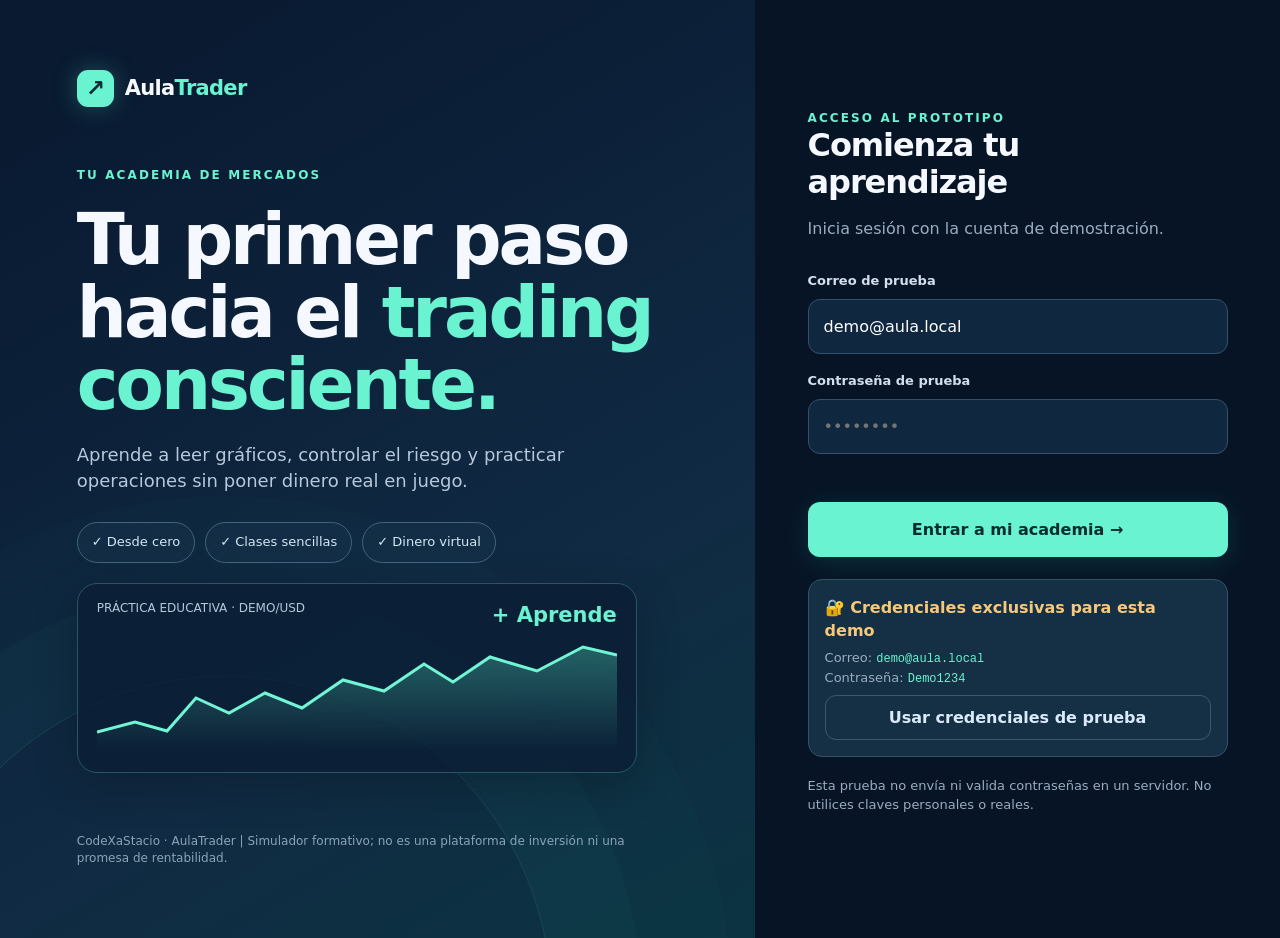
<file: aulatrader/index.html>
<!doctype html>
<html lang="es">
<head>
  <meta charset="utf-8">
  <meta name="viewport" content="width=device-width, initial-scale=1, viewport-fit=cover">
  <meta name="theme-color" content="#08152c">
  <meta name="description" content="Aula Trader: academia interactiva para aprender trading desde cero con simulador educativo y tutor guiado.">
  <title>AulaTrader | CodeXaStacio · Aprende trading desde cero</title>
  <link rel="icon" type="image/svg+xml" href="./favicon.svg">
  <meta property="og:title" content="AulaTrader · CodeXaStacio">
  <meta property="og:description" content="Aprende trading desde cero con lecciones interactivas, simulador sin dinero real y tutor guiado.">
  <style>
    :root{--bg:#071428;--bg2:#0b1e37;--panel:#102740;--card:#122d49;--line:#28435b;--text:#f5f9ff;--muted:#9bacc0;--teal:#6af3d1;--teal2:#19c8a7;--gold:#f6c879;--red:#ff8d94;--blue:#7eaaff;--radius:18px;--shadow:0 12px 44px rgba(0,0,0,.22)}
    *{box-sizing:border-box} html{scroll-behavior:smooth} body{margin:0;background:var(--bg);color:var(--text);font-family:Inter,ui-sans-serif,system-ui,-apple-system,BlinkMacSystemFont,"Segoe UI",sans-serif;line-height:1.45} button,input{font:inherit} button{cursor:pointer} button:disabled{cursor:not-allowed;opacity:.45} a{color:var(--teal)} .hidden{display:none!important}
    .material{background:linear-gradient(150deg,#091a31 10%,#102a43 65%,#073b3f 130%)}
    .login-screen{min-height:100dvh;display:grid;grid-template-columns:minmax(0,1.18fr) minmax(375px,.82fr)}
    .login-art{padding:70px clamp(26px,6vw,110px);display:flex;flex-direction:column;justify-content:space-between;position:relative;overflow:hidden}.login-art:after{content:"";position:absolute;width:650px;height:650px;border:1px solid #317b7a55;border-radius:50%;bottom:-390px;left:-100px;box-shadow:0 0 0 90px #20726f10,0 0 0 180px #20726f0b;pointer-events:none}.logo{display:flex;align-items:center;gap:11px;font-weight:800;letter-spacing:-.7px;font-size:21px}.logo-mark{width:37px;height:37px;display:grid;place-items:center;background:var(--teal);color:#092d38;border-radius:11px;font-weight:900;font-size:23px;box-shadow:0 0 25px #6af3d144}.logo span span{color:var(--teal)}.login-hero{max-width:720px;margin:60px 0;position:relative;z-index:1}.eyebrow{color:var(--teal);text-transform:uppercase;letter-spacing:2.1px;font-weight:750;font-size:12px}.login-hero h1{font-size:clamp(42px,5.5vw,76px);line-height:1.03;letter-spacing:-3px;margin:20px 0}.login-hero h1 em{font-style:normal;color:var(--teal)}.login-hero p{max-width:520px;color:#b7c8db;font-size:18px}.pill-row{display:flex;flex-wrap:wrap;gap:10px;margin-top:28px}.pill{display:inline-flex;align-items:center;gap:8px;border:1px solid #41657c;border-radius:100px;padding:10px 14px;color:#d3e7f4;font-size:13px;background:#15314988}.illustration{margin-top:20px;width:min(560px,100%);height:190px;background:#0a1d34cc;border:1px solid #2b5366;border-radius:20px;padding:16px 19px;box-shadow:var(--shadow)}.ill-top{display:flex;justify-content:space-between;font-size:12px;color:#b2c8d8}.ill-top strong{font-size:21px;color:var(--teal)}.illustration svg{width:100%;height:110px;margin-top:10px}.login-art footer{color:#8ba4b7;font-size:12px;z-index:1}
    .login-wrap{display:flex;align-items:center;justify-content:center;padding:36px 24px;background:#071426}.login-card{width:min(420px,100%)}.login-card h2{font-size:32px;letter-spacing:-1.1px;margin:0 0 8px}.muted{color:var(--muted)}.small{font-size:13px}.login-form{margin-top:32px}.field{display:flex;flex-direction:column;gap:8px;margin:0 0 18px}.field label{font-size:13px;font-weight:700;color:#d2e0ed}.field input{width:100%;background:#10283f;border:1px solid #35506a;border-radius:12px;padding:15px 15px;color:#fff;outline:none;transition:.2s}.field input:focus{border-color:var(--teal);box-shadow:0 0 0 3px #6af3d122}.primary{background:var(--teal);color:#052d2f;border:0;border-radius:12px;padding:13px 18px;font-weight:800;box-shadow:0 5px 26px #26c4a229}.primary:hover{background:#92ffde}.login-form .primary{width:100%;margin-top:8px;padding:16px}.demo-box{border:1px solid #365363;background:#153044;border-radius:14px;padding:16px;margin-top:22px}.demo-box strong{color:var(--gold)}.demo-box code{color:var(--teal);font-size:12px;overflow-wrap:anywhere}.error{color:var(--red);font-size:13px;min-height:22px}
    .app-shell{min-height:100dvh;display:grid;grid-template-columns:264px minmax(0,1fr)}.sidebar{background:#07182d;border-right:1px solid #294158;position:sticky;top:0;height:100dvh;display:flex;flex-direction:column;padding:27px 17px;gap:22px;z-index:5}.sidebar .logo{padding:0 10px}.nav-group{padding:9px 9px 5px;font-size:10px;letter-spacing:1.6px;font-weight:850;color:#839db4;text-transform:uppercase}.nav{display:flex;flex-direction:column;gap:5px}.nav-btn{display:flex;align-items:center;gap:12px;padding:13px;border:none;text-align:left;color:#a9bbce;background:transparent;border-radius:12px;font-weight:700;font-size:14px;width:100%}.nav-btn:hover{background:#142d43;color:white}.nav-btn.active{background:#193b49;color:var(--teal)}.nav-btn .ico{font-size:18px;width:24px;text-align:center}.sidebar-bottom{margin-top:auto;display:flex;flex-direction:column;gap:12px}.sidebar-note{background:linear-gradient(140deg,#163a4a,#12304a);border:1px solid #28596b;padding:16px;border-radius:16px}.sidebar-note strong{font-size:13px}.sidebar-note p{font-size:12px;color:#bdd0db;margin:6px 0 12px}.ghost{background:transparent;color:#d9eafb;border:1px solid #38596f;border-radius:11px;padding:10px 13px;font-weight:750}.ghost:hover{border-color:#80cbbd}.main{min-width:0;padding:27px clamp(20px,3.4vw,55px) 90px;max-width:1590px;width:100%;margin:0 auto}.topbar{display:flex;align-items:center;justify-content:space-between;gap:16px;margin-bottom:34px}.breadcrumb{font-size:13px;color:#8ea8bc}.top-right{display:flex;align-items:center;gap:12px}.avatar{border-radius:100%;background:#2d5c62;display:grid;place-items:center;width:39px;height:39px;color:#bbfff2;font-weight:850}.btn-small{background:#193547;color:var(--teal);border:1px solid #38616c;border-radius:10px;padding:10px 12px;font-weight:800;font-size:13px}
    h1,h2,h3{line-height:1.15;letter-spacing:-.75px} h1{font-size:clamp(30px,3vw,45px);margin:0 0 13px}h2{font-size:25px;margin:0 0 10px}h3{font-size:18px;margin:0 0 8px}.page-head{margin-bottom:27px}.page-head p{margin:0;color:var(--muted);max-width:720px}.welcome{display:flex;gap:25px;align-items:stretch;justify-content:space-between;background:linear-gradient(115deg,#163a4f,#103654 63%,#12655b);border:1px solid #315f6a;border-radius:24px;padding:30px;overflow:hidden}.welcome-copy{max-width:610px}.welcome h1{font-size:clamp(29px,3vw,43px)}.welcome h1 span{color:var(--teal)}.welcome p{color:#c0d3e3}.welcome-art{min-width:200px;width:250px;align-self:center}.welcome-art svg{width:100%}.section-heading{display:flex;align-items:center;justify-content:space-between;gap:12px;margin:30px 0 17px}.section-heading h2{margin:0}.link-btn{border:0;color:var(--teal);background:none;font-weight:750;font-size:13px}.stats{display:grid;grid-template-columns:repeat(3,1fr);gap:15px;margin-top:20px}.stat{padding:20px;background:#102940;border:1px solid #284963;border-radius:16px}.stat .big{font-size:30px;font-weight:850;letter-spacing:-1.2px;margin:6px 0}.stat .cap{font-size:12px;color:#9fb5c9}.two-col{display:grid;grid-template-columns:1.35fr 1fr;gap:16px}.card{background:#10283e;border:1px solid #28445c;border-radius:18px;padding:23px;min-width:0}.card-header{display:flex;align-items:center;justify-content:space-between;gap:10px;margin-bottom:14px}.badge{color:var(--teal);background:#1a494b;padding:6px 10px;border-radius:50px;font-size:11px;font-weight:850;white-space:nowrap}.badge.gold{color:#f3d195;background:#4b3d2a}.badge.blue{color:#a5c2ff;background:#283e60}.progress-track{height:9px;border-radius:10px;overflow:hidden;background:#263d52}.progress-fill{height:100%;background:linear-gradient(90deg,#20c8a7,#8cf9d9);border-radius:10px;width:0;transition:width .4s}.lesson-list{display:grid;grid-template-columns:repeat(2,minmax(0,1fr));gap:14px}.lesson-card{display:flex;flex-direction:column;gap:10px;background:#102a41;border:1px solid #2a475d;padding:21px;border-radius:17px}.lesson-top{display:flex;justify-content:space-between;align-items:center}.lesson-num{color:var(--teal);font-size:12px;font-weight:850}.lesson-card h3{margin:4px 0;font-size:19px}.lesson-card p{font-size:13px;color:#a9bdd0;margin:0;flex:1}.lesson-foot{display:flex;align-items:center;justify-content:space-between;margin-top:6px}.mini-time{color:#8da6bc;font-size:12px}.outline{border:1px solid #45716d;background:transparent;color:var(--teal);border-radius:10px;padding:10px 14px;font-weight:800}.outline:hover{background:#1b4749}.rule-list{margin:12px 0 0;padding-left:20px;color:#c6d5e2;font-size:14px}.rule-list li{margin-bottom:10px}.risk-note{display:flex;align-items:flex-start;gap:12px;background:#42372b;border:1px solid #826347;border-radius:14px;padding:15px;color:#f6dbb5;font-size:13px;margin-top:20px}.risk-note strong{color:#ffda97}.lesson-content p,.lesson-content li{color:#c2d3e0;font-size:15px;line-height:1.72}.lesson-content li{margin:9px 0}.lesson-content .example{padding:17px 19px;border-left:3px solid var(--teal);background:#19394a;border-radius:0 12px 12px 0;margin:21px 0}.lesson-content .example strong{color:var(--teal)}.lesson-footer{display:flex;gap:12px;flex-wrap:wrap;margin-top:25px}.back{background:none;border:0;color:var(--muted);font-weight:750;margin-bottom:18px;padding:0}.back:hover{color:#fff}.quiz-q{margin:0 0 20px;background:#10283e;border:1px solid #28445c;border-radius:15px;padding:21px}.quiz-q h3{font-size:16px;margin:0 0 14px}.answer{display:block;padding:11px 13px;margin:8px 0;border:1px solid #34516b;background:#17344d;border-radius:10px;cursor:pointer;font-size:14px}.answer input{accent-color:var(--teal);margin-right:9px}.answer:hover{border-color:var(--teal)}.quiz-result{background:#184239;border:1px solid #327969;padding:18px;border-radius:14px;margin-top:12px}.quiz-result strong{color:var(--teal)}
    .sim-grid{display:grid;grid-template-columns:minmax(0,1.65fr) minmax(255px,1fr);gap:17px}.sim-card{background:#102940;border:1px solid #28465e;border-radius:17px;padding:20px}.sim-top{display:flex;justify-content:space-between;gap:10px;flex-wrap:wrap}.price{font-size:37px;font-weight:850;letter-spacing:-1.2px}.demo-tag{color:#f3d19b;background:#574327;padding:7px 11px;font-size:11px;border-radius:40px;font-weight:850}.chart-area{height:290px;margin:14px 0 0;position:relative}.chart-area svg{width:100%;height:100%}.chart-controls{display:flex;align-items:center;justify-content:space-between;gap:10px;flex-wrap:wrap;margin-top:6px}.chart-legend{font-size:11px;color:#91adc0}.key-pairs{display:grid;grid-template-columns:1fr 1fr;gap:11px;margin:14px 0}.key{border:1px solid #2b4962;border-radius:12px;padding:12px}.key strong{display:block;font-size:21px;margin-top:4px}.sidepanel .field{margin-top:16px}.sidepanel .field input{font-size:18px}.actions{display:grid;grid-template-columns:1fr 1fr;gap:9px;margin-top:14px}.danger{border:1px solid #d2676f;background:#5b2935;color:#ffbec3;border-radius:12px;padding:13px;font-weight:850}.trade-list{display:flex;flex-direction:column;gap:10px;max-height:220px;overflow-y:auto}.trade-row{display:flex;justify-content:space-between;gap:8px;padding:9px 0;border-bottom:1px solid #2b445b;font-size:12px;color:#b5c8d8}.trade-row strong{color:#f1f7ff}.positive{color:var(--teal)!important}.negative{color:var(--red)!important}.sim-message{font-size:12px;min-height:18px;margin-top:10px}.glossary{display:grid;grid-template-columns:repeat(2,1fr);gap:13px}.gloss-item{padding:19px;background:#102b43;border:1px solid #2c4961;border-radius:14px}.gloss-item strong{color:var(--teal)}.gloss-item p{margin:8px 0 0;color:#b2c7d8;font-size:13px}.searchbox{width:100%;border:1px solid #355970;border-radius:13px;color:#fff;background:#123049;padding:15px 17px;margin:3px 0 21px}.empty{color:var(--muted);font-size:13px}.milestone{display:flex;gap:14px;align-items:flex-start;margin:16px 0}.milestone-bullet{width:34px;height:34px;flex-shrink:0;border-radius:50%;display:grid;place-items:center;background:#214051;border:1px solid #3b6370;font-weight:850;color:#d8e5ec}.milestone.done .milestone-bullet{background:var(--teal);color:#073437}.milestone p{font-size:13px;color:var(--muted);margin:3px 0}.mobile-menu{display:none}
    .tutor-fab{position:fixed;right:24px;bottom:24px;z-index:20;border:none;background:var(--teal);color:#07312e;border-radius:18px;padding:16px 19px;box-shadow:0 13px 34px #0006;font-weight:850;display:flex;align-items:center;gap:8px}.tutor-fab:hover{background:#8ff9d9}.chat-panel{position:fixed;right:24px;bottom:88px;z-index:21;width:min(395px,calc(100vw - 30px));height:min(550px,calc(100dvh - 122px));background:#0c243a;border:1px solid #406779;box-shadow:0 20px 70px #0009;border-radius:20px;display:flex;flex-direction:column;overflow:hidden}.chat-head{padding:18px;background:#153849;border-bottom:1px solid #386072;display:flex;align-items:center;justify-content:space-between}.chat-head strong{display:block}.chat-head small{color:#a7ced2}.close{background:none;border:0;color:#c5d6df;font-size:25px}.chat-messages{flex:1;padding:16px;overflow-y:auto;display:flex;flex-direction:column;gap:11px}.message{max-width:89%;padding:12px 14px;border-radius:14px;background:#1b3d50;font-size:13px;line-height:1.55;white-space:pre-line}.message.me{align-self:flex-end;background:#1a6d65;color:#ecfff8}.quick-row{display:flex;gap:7px;padding:5px 13px 11px;overflow-x:auto}.quick-row button{white-space:nowrap;border:1px solid #386c70;border-radius:30px;padding:7px 10px;background:#163949;color:#bfffe8;font-size:12px}.chat-entry{padding:13px;display:flex;gap:9px;border-top:1px solid #34566a}.chat-entry input{min-width:0;flex:1;border:1px solid #3a5d6c;border-radius:10px;background:#102e43;color:white;padding:11px}.chat-entry button{border:0;background:var(--teal);color:#092a31;border-radius:10px;padding:10px 14px;font-weight:900}.chat-disclaimer{padding:0 13px 10px;font-size:10px;color:#8eabbc}
    @media(max-width:1080px){.login-screen{grid-template-columns:1fr 440px}.login-art{padding:48px}.two-col{grid-template-columns:1fr}.welcome-art{width:160px;min-width:130px}.sim-grid{grid-template-columns:1fr}}@media(max-width:760px){.login-screen{grid-template-columns:1fr}.login-art{padding:25px 24px 32px}.login-hero{margin:33px 0 12px}.login-hero h1{font-size:40px;letter-spacing:-2px}.illustration{display:none}.login-art footer{display:none}.login-wrap{padding:30px 24px 55px}.login-card h2{font-size:26px}.login-form{margin-top:18px}.sidebar{display:none}.app-shell{grid-template-columns:1fr}.main{padding:18px 16px 105px}.topbar{margin-bottom:25px}.welcome{padding:22px}.welcome-art{display:none}.stats{gap:9px}.stat{padding:12px}.stat .big{font-size:25px}.lesson-list,.glossary{grid-template-columns:1fr}.mobile-menu{position:fixed;bottom:0;left:0;right:0;background:#091c32f5;border-top:1px solid #355167;padding:7px 5px max(7px,env(safe-area-inset-bottom));z-index:11;display:grid;grid-template-columns:repeat(5,1fr)}.mobile-menu .nav-btn{flex-direction:column;gap:3px;padding:7px 2px;font-size:10px;justify-content:center;text-align:center}.mobile-menu .nav-btn .ico{font-size:19px}.tutor-fab{right:14px;bottom:85px;padding:13px;border-radius:50%;font-size:0}.tutor-fab .fab-icon{font-size:24px}.chat-panel{right:9px;bottom:144px;width:calc(100vw - 18px);height:min(550px,calc(100dvh - 170px))}.sim-top .price{font-size:29px}.chart-area{height:235px}.two-col{gap:12px}}@media(max-width:400px){.stats{grid-template-columns:1fr 1fr}.stats .stat:last-child{grid-column:span 2}.card{padding:17px}.top-right .btn-small{display:none}}
  </style>
</head>
<body>
  <section id="loginScreen" class="login-screen">
    <div class="login-art material">
      <div class="logo"><div class="logo-mark">↗</div><span>Aula<span>Trader</span></span></div>
      <div class="login-hero"><div class="eyebrow">Tu academia de mercados</div><h1>Tu primer paso hacia el <em>trading consciente.</em></h1><p>Aprende a leer gráficos, controlar el riesgo y practicar operaciones sin poner dinero real en juego.</p><div class="pill-row"><span class="pill">✓ Desde cero</span><span class="pill">✓ Clases sencillas</span><span class="pill">✓ Dinero virtual</span></div>
        <div class="illustration"><div class="ill-top"><span>PRÁCTICA EDUCATIVA · DEMO/USD</span><strong>+ Aprende</strong></div><svg viewBox="0 0 520 110" preserveAspectRatio="none" aria-hidden="true"><defs><linearGradient id="heroChart" x1="0" y1="0" x2="0" y2="1"><stop offset="0" stop-color="#5af0ca" stop-opacity=".32"/><stop offset="1" stop-color="#5af0ca" stop-opacity="0"/></linearGradient></defs><path d="M0 92L38 82L70 91L99 58L132 73L168 53L205 68L246 40L287 51L327 24L356 42L393 17L440 31L486 7L520 15L520 110L0 110Z" fill="url(#heroChart)"/><path d="M0 92L38 82L70 91L99 58L132 73L168 53L205 68L246 40L287 51L327 24L356 42L393 17L440 31L486 7L520 15" fill="none" stroke="#71f5d5" stroke-width="3"/></svg></div>
      </div><footer>CodeXaStacio · AulaTrader | Simulador formativo; no es una plataforma de inversión ni una promesa de rentabilidad.</footer>
    </div>
    <div class="login-wrap"><div class="login-card"><div class="eyebrow">Acceso al prototipo</div><h2>Comienza tu aprendizaje</h2><p class="muted">Inicia sesión con la cuenta de demostración.</p><form id="loginForm" class="login-form"><div class="field"><label for="email">Correo de prueba</label><input id="email" type="email" autocomplete="username" placeholder="demo@aula.local" required value="demo@aula.local"></div><div class="field"><label for="password">Contraseña de prueba</label><input id="password" type="password" autocomplete="current-password" placeholder="••••••••" required></div><div id="loginError" class="error" role="alert" aria-live="polite"></div><button class="primary" type="submit">Entrar a mi academia →</button></form><div class="demo-box"><strong>🔐 Credenciales exclusivas para esta demo</strong><p class="small muted" style="margin:7px 0">Correo: <code>demo@aula.local</code><br>Contraseña: <code>Demo1234</code></p><button id="fillDemo" class="ghost" type="button" style="width:100%">Usar credenciales de prueba</button></div><p class="muted small" style="margin-top:20px">Esta prueba no envía ni valida contraseñas en un servidor. No utilices claves personales o reales.</p></div></div>
  </section>
  <section id="appScreen" class="app-shell hidden">
    <aside class="sidebar"><div class="logo"><div class="logo-mark">↗</div><span>Aula<span>Trader</span></span></div><div><div class="nav-group">Mi academia</div><nav class="nav" id="desktopNav"></nav></div><div class="sidebar-bottom"><div class="sidebar-note"><strong>✨ Un consejo para empezar</strong><p>Domina primero las pérdidas posibles. Las ganancias nunca están garantizadas.</p><button class="ghost" id="helpSidebar">Preguntar al tutor</button></div><button id="logout" class="ghost">↪ Cerrar sesión demo</button></div></aside>
    <main class="main"><header class="topbar"><div class="breadcrumb">Aula Trader / <span id="breadcrumbPage">Inicio</span></div><div class="top-right"><button class="btn-small" id="topTutor">✦ Hablar con tutor</button><div class="avatar" title="Perfil demo">AT</div></div></header><div id="page"></div></main>
    <nav class="mobile-menu" id="mobileNav" aria-label="Navegación principal"></nav>
  </section>
  <button id="tutorFab" class="tutor-fab hidden" type="button" aria-expanded="false" aria-controls="chatPanel"><span class="fab-icon">✦</span> Pregunta al tutor</button>
  <section id="chatPanel" class="chat-panel hidden" role="dialog" aria-label="Tutor de aprendizaje"><div class="chat-head"><div><strong>✦ Lía · Tutor de trading</strong><small>Guía interactiva de demostración</small></div><button class="close" id="closeChat" aria-label="Cerrar tutor">×</button></div><div class="chat-messages" id="chatMessages" aria-live="polite"></div><div class="quick-row"><button data-question="¿Por dónde empiezo?">Primeros pasos</button><button data-question="¿Qué es stop loss?">Stop loss</button><button data-question="¿Qué es el riesgo?">Riesgo</button></div><form id="chatForm" class="chat-entry"><input id="chatInput" type="text" maxlength="240" placeholder="Escribe tu pregunta..." autocomplete="off" aria-label="Tu pregunta"><button type="submit" aria-label="Enviar pregunta">➤</button></form><div class="chat-disclaimer">Respuestas guiadas locales: todavía no hay un modelo de IA conectado.</div></section>
  <script>
  (() => {
    'use strict';
    const $ = (id) => document.getElementById(id);
    const safe = (s) => String(s).replace(/[&<>"']/g, c => ({'&':'&amp;','<':'&lt;','>':'&gt;','"':'&quot;',"'":'&#39;'}[c]));
    const lessons = [
      {id:'intro',title:'¿Qué es el trading?',time:6,level:'Nivel 1',desc:'Mercados, compradores, vendedores y la diferencia entre invertir y hacer trading.',intro:'El trading consiste en comprar y vender activos buscando beneficiarse de variaciones de precio. No es un sueldo ni una forma segura de obtener ingresos.',points:['En un mercado, el precio se forma cuando compradores y vendedores intercambian activos.','Un trader puede operar en horizontes cortos, mientras que un inversor suele pensar en horizontes más largos.','Los resultados son inciertos. Comisiones, decisiones impulsivas y movimientos de precio pueden causar pérdidas.'],example:'Ejemplo: compras un activo de práctica a 100 USD y luego cotiza a 103 USD. El cambio es +3% antes de cualquier costo. Si baja a 97 USD, el cambio es −3%.',task:'Identifica una diferencia entre trading e inversión.'},
      {id:'markets',title:'Mercados e instrumentos',time:7,level:'Nivel 1',desc:'Acciones, divisas, índices, criptomonedas y productos derivados.',intro:'No todos los mercados funcionan igual. Cada instrumento tiene horarios, costos, liquidez y riesgos diferentes.',points:['Acciones: participación en una empresa.','Divisas o Forex: pares de monedas, por ejemplo EUR/USD.','Índices: miden el comportamiento de grupos de activos; para operarlos suele utilizarse un producto financiero relacionado.','Criptoactivos: pueden tener cambios bruscos de precio y riesgos de custodia.','Derivados y contratos por diferencia: pueden incluir apalancamiento y pérdidas rápidas.'],example:'El precio de EUR/USD expresa cuántos dólares estadounidenses equivalen a un euro. No es el precio de una acción.',task:'Escribe dos tipos de mercado y un riesgo de cada uno.'},
      {id:'charts',title:'Leer precios y gráficos',time:8,level:'Nivel 2',desc:'Tendencias, velas, soportes y resistencias sin tecnicismos.',intro:'Un gráfico muestra cómo varía un precio con el tiempo. Permite observar datos históricos, pero no adivinar el futuro.',points:['Una vela puede mostrar apertura, máximo, mínimo y cierre de un período.','Si el cierre supera la apertura, esa vela suele representarse en un color alcista; si es inferior, en uno bajista.','Una tendencia es una dirección observada durante un intervalo, no una garantía de continuidad.','Los soportes y resistencias son zonas observadas, no barreras infalibles.'],example:'Si una vela abre en 100, llega a 105, baja a 98 y cierra en 102, su cuerpo va de 100 a 102 y sus mechas reflejan 98 y 105.',task:'Observa la gráfica DEMO/USD y describe si el último cambio fue positivo o negativo.'},
      {id:'orders',title:'Órdenes y ejecución',time:7,level:'Nivel 2',desc:'Compras, ventas, órdenes de mercado y limitadas.',intro:'Una orden comunica una intención de comprar o vender. Su tipo afecta el precio y la forma en que puede ejecutarse.',points:['Orden de mercado: busca ejecutarse de inmediato, pero el precio final puede diferir del esperado.','Orden limitada: fija un precio máximo de compra o mínimo de venta, pero puede no ejecutarse.','Spread: diferencia entre el mejor precio comprador y vendedor; es parte del costo de operar.','Slippage: diferencia entre el precio esperado y el de ejecución.'],example:'Una orden limitada de compra a 99 USD no necesariamente se ejecuta si el mercado permanece por encima de 99.',task:'Explica por qué una orden limitada podría quedar pendiente.'},
      {id:'risk',title:'Gestión de riesgo',time:10,level:'Nivel 3',desc:'Tamaño de posición, stop loss y cómo evitar arriesgar demasiado.',intro:'La supervivencia financiera importa más que acertar una operación. El primer objetivo es evitar daños que no puedas asumir.',points:['Opera primero en simulación y nunca con dinero destinado a gastos esenciales.','Una orden stop loss puede ayudar a limitar el riesgo, pero no garantiza ejecución a un precio exacto.','No necesitas operar todos los días. Evita perseguir pérdidas y promesas de rentabilidad fija.','El apalancamiento amplifica ganancias y pérdidas; puede ocasionar liquidaciones muy rápidas.','Define una pérdida máxima tolerable antes de cualquier operación.'],example:'Con un capital de práctica de 10,000 USD, un límite hipotético de pérdida del 1% por operación serían 100 USD. Es solo un ejemplo pedagógico, no una recomendación personalizada.',task:'Describe qué harías si una operación comienza a perder más de lo previsto.'},
      {id:'mindset',title:'Psicología del trader',time:6,level:'Nivel 3',desc:'Emociones, paciencia, sesgos y disciplina.',intro:'Las emociones pueden llevar a operar sin plan. Conocer tus propios sesgos es una habilidad esencial.',points:['FOMO es el miedo a perder una oportunidad; suele impulsar entradas precipitadas.','Después de una pérdida, el deseo de recuperarla rápido puede aumentar el riesgo.','Llevar un diario ayuda a distinguir decisiones planeadas de impulsivas.','Tomar pausas y establecer reglas puede evitar operaciones innecesarias.'],example:'Si ves un precio subir de golpe y sientes urgencia por comprar, primero revisa tu plan y considera que puedes decidir no operar.',task:'Anota una señal emocional que te indicaría detenerte.'},
      {id:'plan',title:'Crea tu plan de práctica',time:8,level:'Nivel 4',desc:'Objetivo, reglas, diario y revisión de resultados.',intro:'Una estrategia de aprendizaje sólida es comprobable, limitada y revisable. No necesita prometer ganancias.',points:['Escribe qué mercado vas a estudiar y por qué.','Define condiciones para una entrada simulada y condiciones para salir.','Registra el motivo, el resultado y lo aprendido de cada intento.','Revisa varias operaciones antes de sacar conclusiones; una sola no prueba nada.','Antes de usar dinero real, investiga las protecciones, comisiones y regulación de la entidad que elijas.'],example:'Plan de práctica: dedicar 15 minutos a estudiar, observar el simulador, registrar una hipótesis y revisar si se cumplió.',task:'Completa tres reglas personales antes de una operación de práctica.'}
    ];
    const glossary = [
      ['Activo','Instrumento que puede tener un precio de mercado: acción, moneda u otro.'],['Alcista','Descripción de un precio o movimiento que aumenta.'],['Bajista','Descripción de un precio o movimiento que disminuye.'],['Bid / Ask','Precios de compra (bid) y de venta (ask) mostrados por un mercado o intermediario.'],['Capital','Cantidad de recursos disponibles; en esta app, el capital es completamente virtual.'],['Diversificación','Repartir exposición entre activos; no elimina todos los riesgos.'],['Forex','Mercado de intercambio de monedas.'],['Liquidez','Facilidad con la que un activo puede negociarse sin alterar mucho su precio.'],['Orden limitada','Orden de compra o venta con un precio límite; su ejecución no está garantizada.'],['Apalancamiento','Exposición mayor al capital propio, con capacidad de amplificar pérdidas.'],['Pérdida no realizada','Pérdida estimada de una posición todavía abierta.'],['Riesgo','Posibilidad de que el resultado real sea distinto al esperado, incluso con pérdidas.'],['Spread','Diferencia entre los precios bid y ask.'],['Stop loss','Orden o mecanismo diseñado para cerrar una posición ante cierto movimiento; no garantiza precio exacto.'],['Tendencia','Dirección observada de un precio durante un período.'],['Velas japonesas','Representación visual de apertura, máximo, mínimo y cierre en un intervalo.'],['Volatilidad','Intensidad de las variaciones de precio.']
    ];
    const quiz = [
      {q:'¿Qué representa un saldo de 10,000 USD en este simulador?',options:['Dinero retirables a mi banco','Dinero ficticio para practicar','Ganancias garantizadas'],answer:1},
      {q:'Una orden limitada de compra...',options:['Garantiza ejecutarse inmediatamente','Siempre da ganancias','Puede no ejecutarse si el precio no llega al límite'],answer:2},
      {q:'¿Qué puede ocurrir cuando usas apalancamiento?',options:['Aumentan tanto ganancias como pérdidas','Nunca puedes perder más','Desaparece el riesgo'],answer:0},
      {q:'¿Qué describe una vela japonesa?',options:['El precio futuro seguro','Apertura, máximo, mínimo y cierre','La opinión de otros traders'],answer:1},
      {q:'¿Qué es prudente hacer antes de operar con dinero real?',options:['Confiar en promesas de beneficios fijos','Invertir ahorros de emergencia','Estudiar riesgos, costos y regulación'],answer:2},
      {q:'¿Un stop loss garantiza salir exactamente al precio indicado?',options:['Sí, siempre','No, puede haber deslizamiento','Solo si hay mucha volatilidad'],answer:1}
    ];
    const navItems = [['home','⌂','Inicio'],['learn','◫','Lecciones'],['sim','⌁','Simulador'],['gloss','▤','Biblioteca'],['progress','◉','Mi progreso']];
    const storageKey = 'aula_trader_demo_v1';
    const initial = () => ({logged:false,completed:[],quizScore:null,balance:10000,units:0,avg:0,history:[],prices:[100,100.3,99.9,100.8,101.1,100.6,101.7,101.4,102,101.9,102.5,102.1,102.8,103.1,102.6,103.8,103.4,104.2,103.9,104.5,104.1,105.1,104.8,105.3,104.6,105.0,105.8,105.4,106.1,105.7]});
    let state = initial(); try {const saved=JSON.parse(localStorage.getItem(storageKey) || 'null');if(saved&&typeof saved==='object'){state={...initial(),...saved};state.completed=Array.isArray(state.completed)?state.completed.filter(x=>lessons.some(l=>l.id===x)):[];if(!Array.isArray(state.prices)||!state.prices.length)state.prices=initial().prices;if(!Array.isArray(state.history))state.history=[];}} catch{}
    let current='home', openLesson=null, chatStarted=false;
    const save=()=>{try{localStorage.setItem(storageKey,JSON.stringify(state))}catch{}};
    const money=n=>new Intl.NumberFormat('en-US',{style:'currency',currency:'USD',maximumFractionDigits:2}).format(Number(n)||0);
    const pct=()=>Math.round(state.completed.length/lessons.length*100);
    const price=()=>state.prices[state.prices.length-1];
    const pnl=()=>state.units*(price()-state.avg);
    const navMarkup=()=>navItems.map(([id,ico,label])=>`<button type="button" class="nav-btn ${current===id?'active':''}" data-nav="${id}"><span class="ico">${ico}</span><span>${label}</span></button>`).join('');
    function showApp(){ $('loginScreen').classList.toggle('hidden',state.logged);$('appScreen').classList.toggle('hidden',!state.logged);$('tutorFab').classList.toggle('hidden',!state.logged);if(state.logged)render();else closeTutor(); }
    function go(page){current=page;openLesson=null;render();window.scrollTo({top:0,behavior:'smooth'});}
    function render(){ $('desktopNav').innerHTML=navMarkup();$('mobileNav').innerHTML=navMarkup();$('breadcrumbPage').textContent=navItems.find(x=>x[0]===current)?.[2]||'Inicio';$('page').innerHTML=({home:homePage,learn:learnPage,sim:simPage,gloss:glossPage,progress:progressPage}[current]||homePage)();bindPage();}
    function alertNote(){return `<div class="risk-note"><span style="font-size:21px">⚠</span><div><strong>Aviso importante:</strong> material estrictamente educativo. Las operaciones, gráficos y precios de práctica son ficticios. El trading real implica pérdidas y no existen rendimientos garantizados.</div></div>`;}
    function homePage(){const next=lessons.find(l=>!state.completed.includes(l.id))||lessons[0];return `<section class="welcome"><div class="welcome-copy"><div class="eyebrow">Academia para principiantes</div><h1>Aprende con calma.<br><span>Practica con confianza.</span></h1><p>Desde entender qué es un mercado hasta crear un plan. Todo a tu ritmo, con ejercicios y sin dinero real.</p><button class="primary" data-nav="learn" style="margin-top:10px">${pct()===100?'Revisar lecciones':'Comenzar a aprender'} →</button></div><div class="welcome-art"><svg viewBox="0 0 210 190" role="img" aria-label="Ilustración de gráfico educativo"><defs><linearGradient id="g" x1="0" y1="0" x2="1" y2="1"><stop stop-color="#65f1d2"/><stop offset="1" stop-color="#87bbfd"/></linearGradient></defs><circle cx="106" cy="94" r="86" fill="#164654" stroke="#4b958d" stroke-dasharray="5 7"/><path d="M27 130L65 112L82 128L109 88L132 98L160 54L188 42" fill="none" stroke="url(#g)" stroke-width="7" stroke-linecap="round" stroke-linejoin="round"/><circle cx="188" cy="42" r="9" fill="#69f4d2"/><path d="M39 37h30M52 27v21M91 55h31M108 42v28M155 126h25M166 112v31" stroke="#72b6b3" stroke-width="6" stroke-linecap="round"/></svg></div></section>
      <div class="stats"><div class="stat"><span class="cap">Tu progreso</span><div class="big">${pct()}%</div><div class="progress-track"><div class="progress-fill" style="width:${pct()}%"></div></div></div><div class="stat"><span class="cap">Lecciones listas</span><div class="big">${state.completed.length} / ${lessons.length}</div><span class="cap">Aprendizaje a tu ritmo</span></div><div class="stat"><span class="cap">Capital de práctica</span><div class="big">${money(state.balance+state.units*price())}</div><span class="cap">100% ficticio</span></div></div>
      <div class="section-heading"><h2>Tu próximo paso</h2><button class="link-btn" data-nav="learn">Ver ruta completa →</button></div><div class="two-col"><div class="card"><div class="card-header"><span class="badge">SIGUIENTE LECCIÓN</span><span class="muted small">${next.time} min</span></div><h3>${next.title}</h3><p class="muted small">${next.desc}</p><button class="primary" data-lesson="${next.id}" style="margin-top:17px">Abrir lección →</button></div><div class="card"><div class="card-header"><span class="badge gold">CONSEJO CLAVE</span></div><h3>La primera habilidad es protegerte</h3><p class="muted small">Antes de buscar una operación ganadora, aprende cuánto podrías perder, por qué y qué harías después.</p><button class="outline" data-nav="sim" style="margin-top:18px">Ir al simulador</button></div></div>${alertNote()}`;}
    function learnPage(){if(openLesson){const l=lessons.find(x=>x.id===openLesson);const done=state.completed.includes(l.id);return `<button class="back" id="backLessons">← Volver a todas las lecciones</button><div class="page-head"><div class="eyebrow">${l.level} · ${l.time} minutos de lectura</div><h1>${l.title}</h1><p>${l.desc}</p></div><article class="card lesson-content"><p>${l.intro}</p><h3>Conceptos importantes</h3><ul>${l.points.map(p=>`<li>${p}</li>`).join('')}</ul><div class="example"><strong>Ejemplo práctico</strong><p style="margin-bottom:0">${l.example}</p></div><h3>✎ Tu reto de aprendizaje</h3><p>${l.task}</p><div class="lesson-footer"><button class="primary" id="completeLesson">${done?'✓ Lección completada':'✓ Marcar como comprendida'}</button><button class="ghost" id="askLesson">✦ Preguntarle a Lía</button></div></article>${alertNote()}`;}
    return `<div class="page-head"><div class="eyebrow">Tu ruta formativa</div><h1>Aprende desde cero, paso a paso.</h1><p>Siete lecciones ordenadas de lo esencial a la creación de un plan. Marca cada tema cuando lo hayas comprendido.</p></div><div class="card" style="margin-bottom:20px"><div class="card-header"><strong>Progreso del curso</strong><strong style="color:var(--teal)">${pct()}%</strong></div><div class="progress-track"><div class="progress-fill" style="width:${pct()}%"></div></div></div><div class="lesson-list">${lessons.map((l,i)=>`<article class="lesson-card"><div class="lesson-top"><span class="lesson-num">LECCIÓN ${String(i+1).padStart(2,'0')}</span><span class="badge ${state.completed.includes(l.id)?'':'blue'}">${state.completed.includes(l.id)?'✓ COMPLETADA':l.level}</span></div><h3>${l.title}</h3><p>${l.desc}</p><div class="lesson-foot"><span class="mini-time">◷ ${l.time} min</span><button class="outline" data-lesson="${l.id}">${state.completed.includes(l.id)?'Repasar':'Estudiar'} →</button></div></article>`).join('')}</div>${alertNote()}`;}
    function simPage(){const last=price(),diff=last-state.prices[state.prices.length-2];return `<div class="page-head"><div class="eyebrow">Laboratorio interactivo · Dinero 100% virtual</div><h1>Tu primer simulador de trading</h1><p>Aprende cómo cambia el valor de una posición. Toca “Simular movimiento” para avanzar la gráfica ficticia.</p></div><div class="sim-grid"><div class="sim-card"><div class="sim-top"><div><div class="muted small">ACTIVO DE PRÁCTICA · DEMO/USD</div><div class="price" id="simPrice">${money(last)}</div><div class="small ${diff>=0?'positive':'negative'}">Último movimiento: ${diff>=0?'+':''}${diff.toFixed(2)} USD</div></div><span class="demo-tag">● MERCADO FICTICIO</span></div><div class="chart-area"><svg id="simChart" viewBox="0 0 650 290" preserveAspectRatio="none" role="img" aria-label="Gráfico de precios ficticios"></svg></div><div class="chart-controls"><span class="chart-legend">Historial generado para practicar · No hay datos reales</span><button class="outline" id="advancePrice">↗ Simular movimiento</button></div></div><div class="sim-card sidepanel"><div class="card-header"><h3 style="margin:0">Mi cartera virtual</h3><span class="badge">DEMO</span></div><div class="key-pairs"><div class="key"><span class="small muted">Saldo</span><strong id="cashVal">${money(state.balance)}</strong></div><div class="key"><span class="small muted">Posición</span><strong id="unitsVal">${state.units.toFixed(3)}</strong></div><div class="key"><span class="small muted">Valor total</span><strong>${money(state.balance+state.units*last)}</strong></div><div class="key"><span class="small muted">Ganancia / pérdida abierta</span><strong class="${pnl()>=0?'positive':'negative'}">${money(pnl())}</strong></div></div><div class="field"><label for="buyAmount">Importe para comprar (USD virtuales)</label><input id="buyAmount" type="number" min="1" step="1" value="500" inputmode="decimal"></div><div class="actions"><button class="primary" id="buyBtn">+ Comprar</button><button class="danger" id="sellBtn" ${state.units<=0?'disabled':''}>− Vender todo</button></div><p id="tradeMessage" class="sim-message muted" role="status">Empieza comprando una cantidad ficticia para ver cómo se comporta.</p><button class="ghost" id="resetSim" style="width:100%;margin-top:5px">↻ Reiniciar simulación</button></div></div><div class="section-heading"><h2>Últimos movimientos</h2></div><div class="card">${state.history.length?`<div class="trade-list">${state.history.slice(0,8).map(t=>`<div class="trade-row"><span>${safe(t.action)} · ${safe(t.date)}</span><strong>${money(t.amount)} a ${money(t.price)}</strong></div>`).join('')}</div>`:'<p class="empty">Todavía no has realizado ninguna operación de prueba.</p>'}</div>${alertNote()}`;}
    function glossPage(){return `<div class="page-head"><div class="eyebrow">Biblioteca rápida</div><h1>Diccionario de trading</h1><p>Los conceptos básicos explicados en lenguaje sencillo. Busca una palabra para entender su significado.</p></div><input type="search" class="searchbox" id="glossSearch" placeholder="Buscar: vela, riesgo, spread..." aria-label="Buscar concepto"><div class="glossary" id="glossList">${glossMarkup('')}</div>${alertNote()}`;}
    function glossMarkup(query){const norm=s=>s.toLowerCase().normalize('NFD').replace(/[\u0300-\u036f]/g,'');const terms=glossary.filter(([term,desc])=>norm(term+' '+desc).includes(norm(query||'')));return terms.length?terms.map(([t,d])=>`<article class="gloss-item"><strong>${t}</strong><p>${d}</p></article>`).join(''):'<p class="empty">No hay coincidencias. Prueba otra palabra.</p>';}
    function progressPage(){return `<div class="page-head"><div class="eyebrow">Mi progreso</div><h1>Cada lección cuenta.</h1><p>Una ruta de aprendizaje clara para crear conocimientos antes de arriesgar dinero real.</p></div><div class="stats"><div class="stat"><div class="cap">Curso completado</div><div class="big">${pct()}%</div><div class="progress-track"><div class="progress-fill" style="width:${pct()}%"></div></div></div><div class="stat"><div class="cap">Lecciones terminadas</div><div class="big">${state.completed.length} / 7</div></div><div class="stat"><div class="cap">Evaluación</div><div class="big">${state.quizScore===null?'—':state.quizScore+'/6'}</div></div></div><div class="two-col" style="margin-top:18px"><div class="card"><h2>Mi camino</h2>${lessons.map((l,i)=>`<div class="milestone ${state.completed.includes(l.id)?'done':''}"><div class="milestone-bullet">${state.completed.includes(l.id)?'✓':i+1}</div><div><strong>${l.title}</strong><p>${state.completed.includes(l.id)?'Completada':'Pendiente de estudio'}</p></div></div>`).join('')}</div><div class="card"><h2>Comprueba lo aprendido</h2><p class="muted small">Un examen rápido con 6 preguntas. No hay dinero de por medio y puedes repetirlo cuando quieras.</p><button class="primary" id="showQuiz" style="margin:12px 0 22px">Iniciar test de conocimientos →</button><div id="quizContainer"></div><h3 style="margin-top:14px">Objetivo sugerido</h3><p class="small muted">Completar todas las lecciones y comprender por qué el riesgo siempre existe, antes de considerar una plataforma real.</p></div></div>${alertNote()}`;}
    function bindPage(){document.querySelectorAll('[data-nav]').forEach(b=>b.onclick=()=>go(b.dataset.nav));document.querySelectorAll('[data-lesson]').forEach(b=>b.onclick=()=>{current='learn';openLesson=b.dataset.lesson;render();window.scrollTo(0,0)});if($('backLessons'))$('backLessons').onclick=()=>{openLesson=null;render()};if($('completeLesson'))$('completeLesson').onclick=()=>{if(!state.completed.includes(openLesson)){state.completed.push(openLesson);save();}openLesson=null;render();window.scrollTo(0,0)};if($('askLesson'))$('askLesson').onclick=()=>{openTutor();addBot('Estás estudiando: '+lessons.find(l=>l.id===openLesson).title+'. Puedes preguntarme sobre los conceptos o abrir otra lección.')};if($('glossSearch'))$('glossSearch').oninput=(e)=>{$('glossList').innerHTML=glossMarkup(e.target.value)};if($('advancePrice'))$('advancePrice').onclick=advance; if($('buyBtn'))$('buyBtn').onclick=buy; if($('sellBtn'))$('sellBtn').onclick=sell;if($('resetSim'))$('resetSim').onclick=resetSim;if($('showQuiz'))$('showQuiz').onclick=renderQuiz;}
    function chart(){let arr=state.prices.slice(-55),low=Math.min(...arr)-1.3,high=Math.max(...arr)+1.3;let points=arr.map((v,i)=>[(i/(arr.length-1))*630+10,245-(v-low)/(high-low)*210]);let line=points.map(([x,y],i)=>`${i?'L':'M'}${x.toFixed(1)} ${y.toFixed(1)}`).join(' ');let area=line+' L 640 265 L 10 265 Z';const rise=arr[arr.length-1]>=arr[0],color=rise?'#6af3d1':'#ff8d94';$('simChart').innerHTML=`<defs><linearGradient id="fillChart" x1="0" y1="0" x2="0" y2="1"><stop offset="0" stop-color="${color}" stop-opacity=".24"/><stop offset="1" stop-color="${color}" stop-opacity="0"/></linearGradient></defs>${[45,95,145,195,245].map(y=>`<line x1="5" y1="${y}" x2="646" y2="${y}" stroke="#2b4860" stroke-dasharray="4 6"/>`).join('')}<path d="${area}" fill="url(#fillChart)"/><path d="${line}" fill="none" stroke="${color}" stroke-width="3.5" stroke-linecap="round" stroke-linejoin="round"/><circle cx="${points.at(-1)[0]}" cy="${points.at(-1)[1]}" r="6" fill="${color}" stroke="#102940" stroke-width="3"/>`;
    }
    function advance(){const cur=price();const move=(Math.random()-.485)*3.2;const next=Math.max(1,Math.round((cur+move)*100)/100);state.prices.push(next);if(state.prices.length>80)state.prices.shift();save();render();if($('tradeMessage'))$('tradeMessage').textContent='El precio cambió '+(next>=cur?'+':'')+(next-cur).toFixed(2)+' USD. Los precios de esta práctica son totalmente inventados.';}
    function buy(){const val=Number($('buyAmount').value);if(!Number.isFinite(val)||val<=0){$('tradeMessage').textContent='Introduce un importe positivo válido.';return}if(val>state.balance+.00001){$('tradeMessage').textContent='No tienes suficiente saldo virtual para esa compra.';return}const amount=Math.min(val,state.balance),units=amount/price();const oldCost=state.units*state.avg;state.units+=units;state.avg=(oldCost+amount)/state.units;state.balance=Math.max(0,state.balance-amount);state.history.unshift({action:'Compra virtual',date:new Date().toLocaleString('es-DO'),amount,price:price()});save();render();$('tradeMessage').textContent='Compra simulada por '+money(amount)+'. No se ha enviado ninguna orden al mercado.';}
    function sell(){if(state.units<=0)return;const amount=state.units*price();state.balance+=amount;state.history.unshift({action:'Venta virtual',date:new Date().toLocaleString('es-DO'),amount,price:price()});state.units=0;state.avg=0;save();render();$('tradeMessage').textContent='Venta simulada cerrada por '+money(amount)+'.';}
    function resetSim(){if(!window.confirm('¿Restablecer el saldo, historial y precios ficticios del simulador? Se conservarán tus lecciones.'))return;const fresh=initial();['balance','units','avg','history','prices'].forEach(k=>state[k]=fresh[k]);save();render();}
    function renderQuiz(){const container=$('quizContainer');container.innerHTML=`<form id="quizForm">${quiz.map((q,i)=>`<fieldset class="quiz-q"><h3>${i+1}. ${q.q}</h3>${q.options.map((o,j)=>`<label class="answer"><input type="radio" name="q${i}" value="${j}" required> ${o}</label>`).join('')}</fieldset>`).join('')}<button class="primary" type="submit">Corregir mis respuestas</button></form><div id="quizResult"></div>`;container.querySelector('form').onsubmit=e=>{e.preventDefault();let score=quiz.reduce((sum,q,i)=>sum+(Number(new FormData(e.target).get('q'+i))===q.answer?1:0),0);state.quizScore=score;save();$('quizResult').innerHTML=`<div class="quiz-result"><strong>Resultado: ${score} / 6 aciertos</strong><p>${score===6?'¡Excelente! Recuerda que aprobar una prueba no elimina el riesgo financiero.':'Buen avance. Puedes repasar las lecciones y volver a intentarlo.'}</p><button type="button" class="outline" id="repeatQuiz">Repetir prueba</button></div>`;$('repeatQuiz').onclick=renderQuiz;};}
    function openTutor(){if(!state.logged)return;$('chatPanel').classList.remove('hidden');$('tutorFab').setAttribute('aria-expanded','true');if(!chatStarted){chatStarted=true;addBot('¡Hola! Soy Lía, tu tutor guiado de Aula Trader. 🌱\n\nPuedo explicarte conceptos básicos, recomendarte una lección y orientarte en el simulador. ¿Qué te gustaría aprender?');}}
    function closeTutor(){$('chatPanel').classList.add('hidden');$('tutorFab').setAttribute('aria-expanded','false')}
    function addBot(msg){const el=document.createElement('div');el.className='message';el.textContent=msg;$('chatMessages').append(el);$('chatMessages').scrollTop=$('chatMessages').scrollHeight;}
    function ask(text){text=(text||'').trim();if(!text)return;const el=document.createElement('div');el.className='message me';el.textContent=text;$('chatMessages').append(el);$('chatInput').value='';const norm=text.toLowerCase().normalize('NFD').replace(/[\u0300-\u036f]/g,'');let resp='Puedo ayudarte con la ruta de aprendizaje, velas, mercados, órdenes, stop loss, riesgo, apalancamiento y simulador. Prueba preguntar por uno de estos temas. Para preguntas abiertas y respuestas adaptativas, la versión futura conectará una IA real a través de un servidor seguro.';
      if(/empez|primera|inicio|principiante|ruta|aprender/.test(norm))resp='Empieza por “¿Qué es el trading?” y luego “Mercados e instrumentos”. Después aprende gráficos, órdenes y gestión de riesgo. Abre la pestaña Lecciones y avanza en orden.';
      else if(/stop|perdida|limite/.test(norm))resp='Un stop loss es un mecanismo para intentar salir de una posición si el precio se mueve en tu contra. Puede ayudar a gestionar el riesgo, pero NO garantiza un precio de ejecución exacto. Estúdialo en “Gestión de riesgo”.';
      else if(/vela|grafico|soporte|resistencia|tendencia/.test(norm))resp='Una vela japonesa puede mostrar cuatro datos por período: apertura, máximo, mínimo y cierre. Un gráfico ayuda a analizar lo ocurrido, pero no puede garantizar el siguiente movimiento. Revisa la lección “Leer precios y gráficos”.';
      else if(/apalanc|margin|liquidacion/.test(norm))resp='El apalancamiento aumenta la exposición respecto al capital disponible. Amplifica tanto posibles ganancias como pérdidas y puede generar liquidaciones. Como principiante, aprende primero sin usarlo.';
      else if(/riesgo|seguro|ganancia|rentab|dinero real/.test(norm))resp='No hay operaciones libres de riesgo ni rentabilidades garantizadas. Empieza con dinero ficticio, comprende los costos, define límites y no comprometas dinero para gastos esenciales. Antes de operar con fondos reales, investiga regulación y riesgos.';
      else if(/simul|comprar|vender|saldo|practic/.test(norm))resp='En la pestaña Simulador tienes un saldo virtual inicial de 10,000 USD. Escribe una cantidad y pulsa “Comprar”; después usa “Simular movimiento” para observar cómo varía tu cartera. “Vender todo” cierra tu posición ficticia.';
      else if(/orden|spread|bid|ask|mercado/.test(norm))resp='Una orden de mercado intenta ejecutarse cuanto antes y el precio puede variar. Una orden limitada fija un precio, pero puede quedar sin ejecutar. El spread es la diferencia entre bid y ask. Ve a “Órdenes y ejecución”.';
      else if(/quiz|test|examen|evalu/.test(norm))resp='Ve a Mi progreso y pulsa “Iniciar test de conocimientos”. Son 6 preguntas de repaso y puedes repetirlas.';
      else if(/hola|buenas|saludos/.test(norm))resp='¡Hola! 👋 Estoy aquí para acompañar tu aprendizaje. Puedes empezar por conceptos básicos o preguntarme cómo utilizar el simulador.';
      addBot(resp);
    }
    $('loginForm').onsubmit=e=>{e.preventDefault();const email=$('email').value.trim().toLowerCase(),pass=$('password').value; if(email==='demo@aula.local'&&pass==='Demo1234'){state.logged=true;save();$('loginError').textContent='';showApp();}else{$('loginError').textContent='Credenciales de prueba incorrectas. Usa los datos del recuadro.';}};
    $('fillDemo').onclick=()=>{$('email').value='demo@aula.local';$('password').value='Demo1234';$('loginError').textContent='';};
    $('logout').onclick=()=>{state.logged=false;save();showApp()};
    $('tutorFab').onclick=()=>{$('chatPanel').classList.contains('hidden')?openTutor():closeTutor()};$('closeChat').onclick=closeTutor;$('topTutor').onclick=openTutor;$('helpSidebar').onclick=openTutor;
    $('chatForm').onsubmit=e=>{e.preventDefault();ask($('chatInput').value)};document.querySelectorAll('[data-question]').forEach(b=>b.onclick=()=>ask(b.dataset.question));
    const oldRender=render;render=function(){oldRender();if(current==='sim'&&$('simChart'))chart()};
    showApp();
  })();
  </script>
</body>
</html>
</file>
